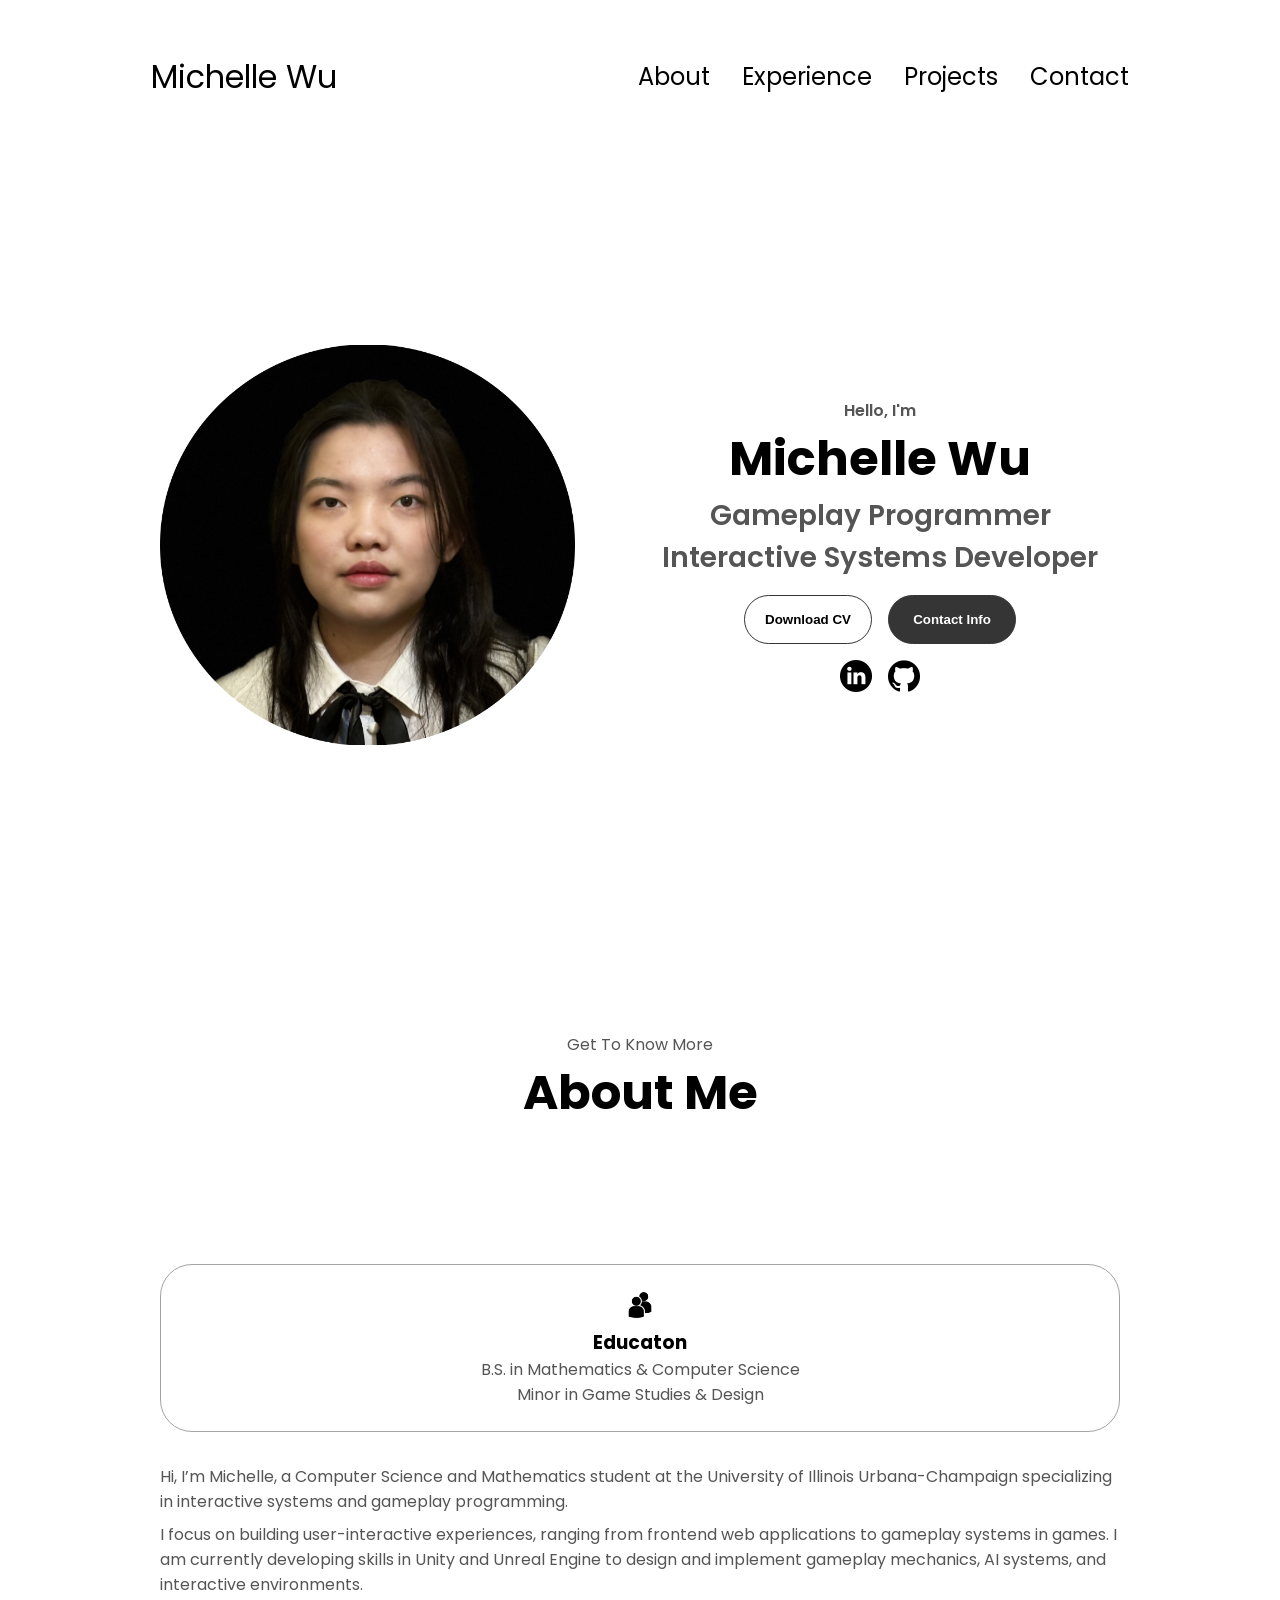
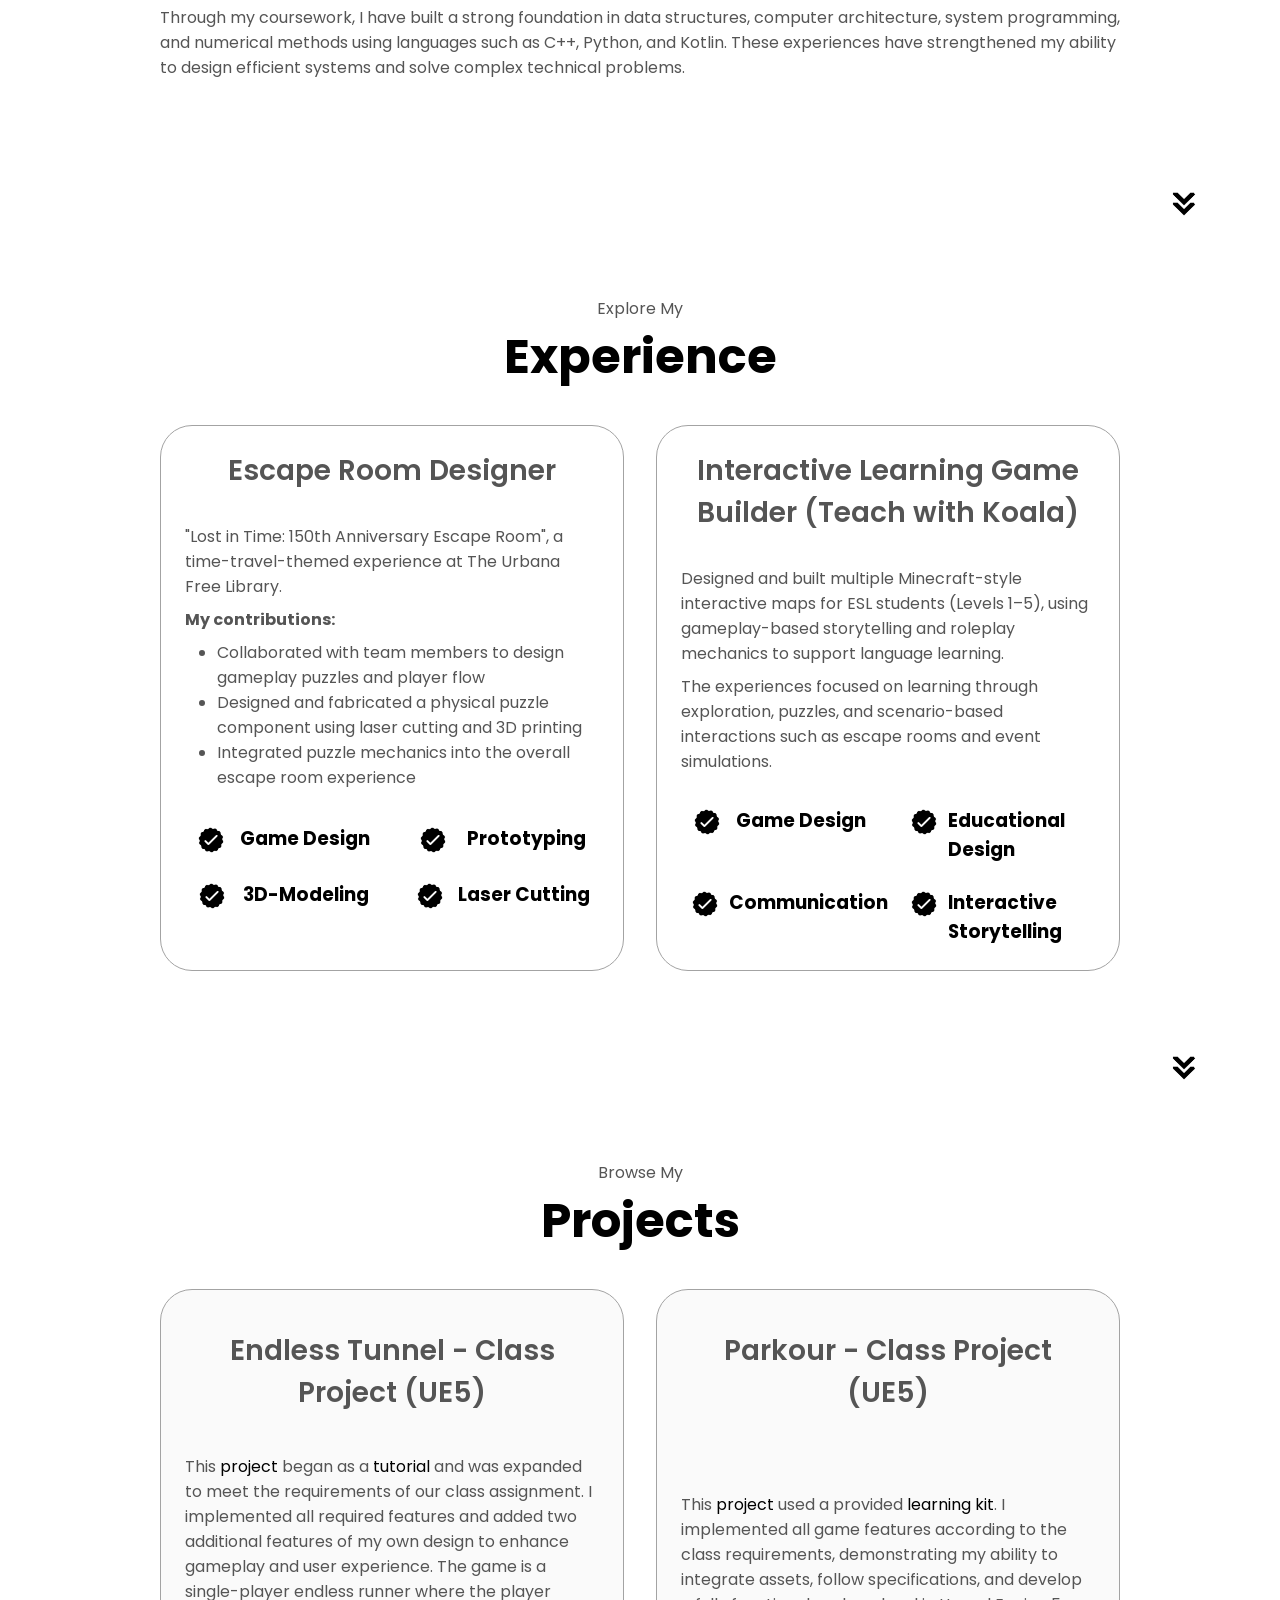
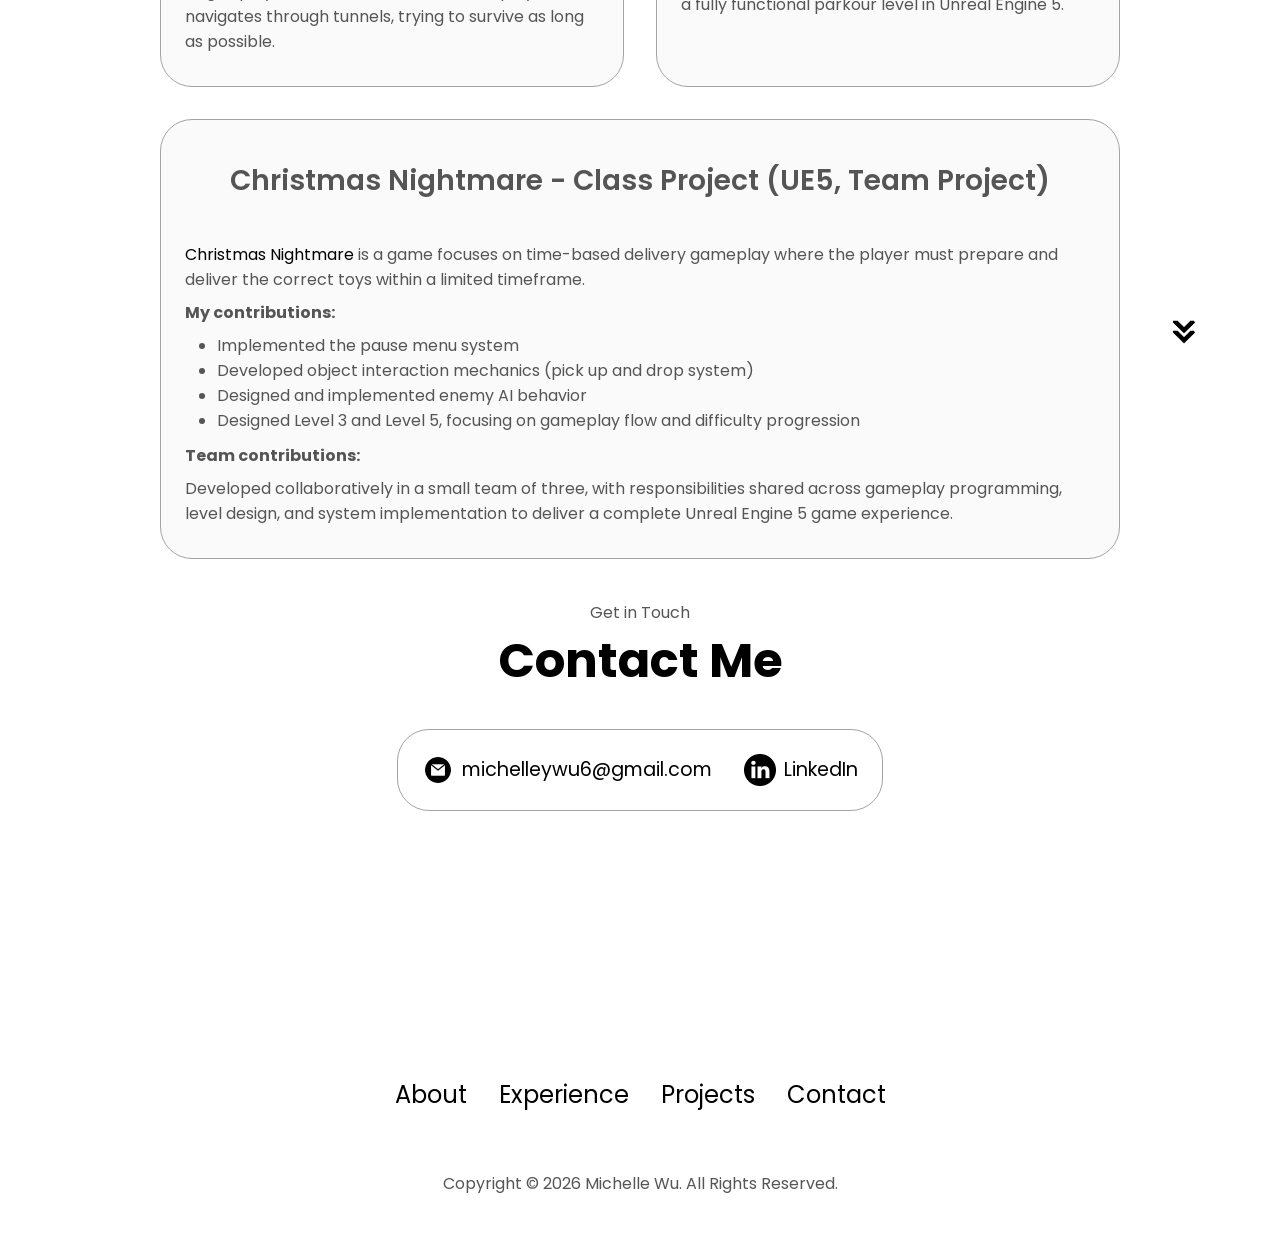
<file: index.html>
<!DOCTYPE html>
<html lang="en">
<head>
    <meta charset="UTF-8">
    <meta http-equiv="x-UA-Compatible" content="IE=edge" />
    <meta name="viewport" content="width=device-width, initial-scale=1.0">
    <title>My Portfolio</title>
    <link rel="stylesheet" href="style.css" />
    <link rel="stylesheet" href="mediaqueries.css" />
</head>
<body>
    <nav id="desktop-nav">
        <div class="logo"> Michelle Wu</div>
        <div>
            <ul class="nav-links">
                <li><a href="#about">About</a></li>
                <li><a href="#experience">Experience</a></li>
                <li><a href="#projects">Projects</a></li>
                <li><a href="#contact">Contact</a></li>
            </ul>
        </div>
    </nav>
    <nav id="hamburger-nav">
        <div class="logo"> Michelle Wu</div>
        <div class="hamburger-menu">
            <div class="hamburger-icon" onclick="toggleMenu()">
                <span></span>
                <span></span>
                <span></span>
            </div>
            <div class="menu-links">
                <li><a href="#about" onclick="toggleMenu()">About</a></li>
                <li><a href="#experience" onclick="toggleMenu()">Experience</a></li>
                <li><a href="#projects" onclick="toggleMenu()">Projects</a></li>
                <li><a href="#contacts" onclick="toggleMenu()">Contacts</a></li>
            </div>
        </div>
    </nav>
    <section id="profile">
        <div class="section__pic-container">
            <img src="./assets/profile-pic.png" alt="Michelle Wu profile picture">
        </div>
        <div class="section__text">
            <p class="section__text__p1">Hello, I'm</p>
            <h1 class="title">Michelle Wu</h1>
            <p class="section__text__p2">Gameplay Programmer Interactive Systems Developer</p>
            <div class="btn-container">
                <button 
                    class="btn btn-color-2" 
                    onclick="window.open('./assets/Resume.pdf')"
                >
                    Download CV
                </button>
                <button class="btn btn-color-1" onclick="location.href='./#contact'">
                    Contact Info
                </button>
            </div>
            <div id="socials-container">
                <img 
                    src="./assets/linkedin.png" 
                    alt="My LinkedIn profile"
                    class="icon" 
                    onclick="location.href='https://www.linkedin.com/in/michelleywu6/'"
                />
                <img 
                    src="./assets/github.png" 
                    alt="My GitHub profile"
                    class="icon" 
                    onclick="location.href='https://github.com/ywu245/'"
                />
            </div>
        </div>
    </section>
    <section id="about">
        <p class="section__text__p1">Get To Know More</p>
        <h1 class="title">About Me</h1>
        <div class="section-container">
            <div class="about-details-container">
                <div class="about-containers">
                    <div class="details-container">
                        <img 
                            src="./assets/education.png" 
                            alt="Education icon" 
                            class="icon"
                        />
                        <h3>Educaton</h3>
                        <p>B.S. in Mathematics & Computer Science <br>Minor in Game Studies & Design</p>
                    </div>
                </div>
                <div class="text-container">
                    <p>
                        Hi, I’m Michelle, a Computer Science and Mathematics student at the University 
                        of Illinois Urbana-Champaign specializing in interactive systems and gameplay programming.
                    </p><p>
                        I focus on building user-interactive experiences, ranging from frontend web 
                        applications to gameplay systems in games. I am currently developing skills 
                        in Unity and Unreal Engine to design and implement gameplay mechanics, AI systems, 
                        and interactive environments.
                    </p><p>
                        Through my coursework, I have built a strong foundation in data structures, 
                        computer architecture, system programming, and numerical methods using languages 
                        such as C++, Python, and Kotlin. These experiences have strengthened my ability 
                        to design efficient systems and solve complex technical problems.
                    </p>
                </div>
            </div>
        </div>
        <img src="./assets/arrow.png" alt="Arrow icon" class="icon arrow" onclick="location.href='./#experience'">
    </section>
    <section id="experience">
        <p class="section__text__p1">Explore My</p>
        <h1 class="title">Experience</h1>
        <div class="experience-details-container">
            <div class="about-containers">
                <div class="details-container">
                    <h2 class="experience-sub-title">Escape Room Designer</h2>
                    <div class="article-container">
                        <div class="text-container">
                            <p>
                                "Lost in Time: 150th Anniversary Escape Room", a time-travel-themed experience at The Urbana Free Library. 
                            </p>
                            <p>
                                <strong>My contributions:</strong>
                            </p>
                            <ul>
                                <li>Collaborated with team members to design gameplay puzzles and player flow</li>
                                <li>Designed and fabricated a physical puzzle component using laser cutting and 3D printing</li>
                                <li>Integrated puzzle mechanics into the overall escape room experience</li>
                            </ul>
                        </div>
                        <article>
                            <img 
                                src="./assets/checkmark.png" 
                                alt="Experience icon" class="icon"
                            />
                            <div>
                                <h3>Game Design</h3>
                            </div>
                        </article>
                        <article>
                            <img 
                                src="./assets/checkmark.png" 
                                alt="Experience icon" class="icon"
                            />
                            <div>
                                <h3>Prototyping</h3>
                            </div>
                        </article>
                        <article>
                            <img 
                                src="./assets/checkmark.png" 
                                alt="Experience icon" class="icon"
                            />
                            <div>
                                <h3>3D-Modeling</h3>
                            </div>
                        </article>
                        <article>
                            <img 
                                src="./assets/checkmark.png" 
                                alt="Experience icon" class="icon"
                            />
                            <div>
                                <h3>Laser Cutting</h3>
                            </div>
                        </article>
                    </div>
                </div>
                <div class="details-container">
                    <h2 class="experience-sub-title">Interactive Learning Game Builder (Teach with Koala)</h2>
                    <div class="article-container">
                        <div class="text-container">
                            <p>
                                Designed and built multiple Minecraft-style interactive maps for 
                                ESL students (Levels 1–5), using gameplay-based storytelling and 
                                roleplay mechanics to support language learning.  
                            </p>
                            <p>
                                The experiences focused on learning through exploration, puzzles, 
                                and scenario-based interactions such as escape rooms and event simulations.
                            </p>
                        </div>
                        <article>
                            <img 
                                src="./assets/checkmark.png" 
                                alt="Experience icon" class="icon"
                            />
                            <div>
                                <h3>Game Design</h3>
                            </div>
                        </article>
                        <article>
                            <img 
                                src="./assets/checkmark.png" 
                                alt="Experience icon" class="icon"
                            />
                            <div>
                                <h3>Educational Design</h3>
                            </div>
                        </article>
                        <article>
                            <img 
                                src="./assets/checkmark.png" 
                                alt="Experience icon" class="icon"
                            />
                            <div>
                                <h3>Communication</h3>
                            </div>
                        </article>
                        <article>
                            <img 
                                src="./assets/checkmark.png" 
                                alt="Experience icon" class="icon"
                            />
                            <div>
                                <h3>Interactive Storytelling</h3>
                            </div>
                        </article>
                    </div>
                </div>
            </div>
        </div>
        <img
            src="./assets/arrow.png"
            alt="Arrow icon"
            class="icon arrow"
            onclick="location.href='./#projects'"
        />
    </section>
    <section id="projects">
        <p class="section__text__p1">Browse My</p>
        <h1 class="title">Projects</h1>
        <div class="experience-details-container">
            <div class="about-containers">
                <div class="details-container color-container">
                    <div class="article-container">    
                        <h2 class="experience-sub-title project-title">Endless Tunnel - Class Project (UE5)</h2>
                        <div class="text-container">
                            <p>
                            This <a href="https://drive.google.com/drive/folders/11WcP48YxWkoeItJXOSMHZm3KKL-7U3MR?usp=drive_link">project</a> began as a 
                            <a href="https://www.kodeco.com/454-how-to-create-a-simple-game-in-unreal-engine-4" target="_blank">tutorial</a> 
                            and was expanded to meet the requirements of our class assignment. 
                            I implemented all required features and added two additional 
                            features of my own design to enhance gameplay and user experience. 
                            The game is a single-player endless runner where the player navigates 
                            through tunnels, trying to survive as long as possible.
                            </p>
                        </div>
                    </div>
                </div>
                <div class="details-container color-container">
                    <div class="article-container">
                        <h2 class="experience-sub-title project-title">Parkour - Class Project (UE5)</h2>
                        <div class="text-container">
                            <p>
                                This <a href="https://drive.google.com/drive/folders/12cErgQ-R3nktNru3jpEEGHjJGgYVJUTy?usp=drive_link">project</a> used a provided 
                                <a href="https://www.fab.com/listings/1a2b1d97-bc88-4c3f-98b8-22369b5c3170" target="_blank">learning kit</a>. 
                                I implemented all game features according to the class requirements, 
                                demonstrating my ability to integrate assets, follow specifications, 
                                and develop a fully functional parkour level in Unreal Engine 5.
                            </p>
                        </div>
                    </div>
                </div>
                <div class="details-container color-container">
                    <div class="article-container">
                        <h2 class="experience-sub-title project-title">Christmas Nightmare - Class Project (UE5, Team Project)</h2>
                        <div class="text-container">
                            <p>
                            <a href="https://drive.google.com/drive/folders/1f38BiahiqXPABA4PnAECbH46TfzLIQc_?usp=sharing">Christmas Nightmare</a> 
                            is a game focuses on time-based delivery gameplay where the player 
                            must prepare and deliver the correct toys within a limited timeframe. 
                        </p>
                        <p>
                            <strong>My contributions:</strong>
                        </p>
                        <ul>
                            <li>Implemented the pause menu system</li>
                            <li>Developed object interaction mechanics (pick up and drop system)</li>
                            <li>Designed and implemented enemy AI behavior</li>
                            <li>Designed Level 3 and Level 5, focusing on gameplay flow and difficulty progression</li>
                        </ul>
                        <p><strong>Team contributions:</strong></p> 
                        <p>
                            Developed collaboratively in a small team of three, with responsibilities 
                            shared across gameplay programming, level design, and system implementation 
                            to deliver a complete Unreal Engine 5 game experience.
                        </p>
                    </div>
                </div>
            </div>
        </div>
        <img
            src="./assets/arrow.png"
            alt="Arrow icon"
            class="icon arrow"
            onclick="location.href='./#contact'"
        />
    </section>
    <section id="contact">
        <p class="section__text__p1">Get in Touch</p>
        <h1 class="title">Contact Me</h1>
        <div class="contact-info-upper-container">
            <div class="contact-info-container">
                <img 
                    src="./assets/email.png" 
                    alt="Email icon" 
                    class="icon contact-icon"
                />
                <p><a href="mailto:michelleywu6@gmail.com">michelleywu6@gmail.com</a></p>
            </div>
            <div class="contact-info-container">
                <img 
                    src="./assets/linkedin.png" 
                    alt="LinkedIn icon"
                    class="icon contact-icon"
                />
                <p><a href="https://www.linkedin.com/in/michelleywu6/">LinkedIn</a></p>
            </div>
        </div>
    </section>
    <footer>
        <nav>
            <div class="nav-links-container">
                <ul class="nav-links">
                    <li><a href="#about">About</a></li>
                    <li><a href="#experience">Experience</a></li>
                    <li><a href="#projects">Projects</a></li>
                    <li><a href="#contact">Contact</a></li>
                </ul>
            </div>
        </nav>
        <p>Copyright  &#169; 2026 Michelle Wu. All Rights Reserved.</p>
    </footer>
    <script src="script.js"></script>
</body>
</html>
</file>
<file: style.css>
/* GENERAL */

@import url("https://fonts.googleapis.com/css2?family=Poppins:wght@300;400;500;600&display=swap");

* {
  margin: 0;
  padding: 0;
}

body {
  font-family: "Poppins", sans-serif;
}

html {
  scroll-behavior: smooth;
}

p {
  color: rgb(85, 85, 85);
}

/* TRANSITION */

a,
.btn {
  transition: all 300ms ease;
}

/* DESKTOP NAV */

nav,
.nav-links {
  display: flex;
}

nav {
  justify-content: space-around;
  align-items: center;
  height: 17vh;
}

.nav-links {
  gap: 2rem;
  list-style: none;
  font-size: 1.5rem;
}

a {
  color: black;
  text-decoration: none;
  text-decoration-color: white;
}

a:hover {
  color: grey;
  text-decoration: underline;
  text-underline-offset: 1rem;
  text-decoration-color: rgb(181, 181, 181);
}

.logo {
  font-size: 2rem;
}

.logo:hover {
  cursor: default;
}

/* HAMBURGER MENU */

#hamburger-nav {
  display: none;
}

.hamburger-menu {
  position: relative;
  display: inline-block;
}

.hamburger-icon {
  display: flex;
  flex-direction: column;
  justify-content: space-between;
  height: 24px;
  width: 30px;
  cursor: pointer;
}

.hamburger-icon span {
  width: 100%;
  height: 2px;
  background-color: black;
  transition: all 0.3 ease-in-out;
}

.menu-links {
  position: absolute;
  top: 100%;
  right: 0;
  background-color: white;
  width: fit-content;
  max-height: 0;
  overflow: hidden;
  transition: all 0.3 ease-in-out;
}

.menu-links a {
  display: block;
  padding: 10px;
  text-align: center;
  font-size: 1.5rem;
  color: black;
  text-decoration: none;
  transition: all 0.3 ease-in-out;
}

.menu-links li {
  list-style: none;
}

.menu-links.open {
  max-height: 300px;
}

.hamburger-icon.open span:first-child {
  transform: rotate(45deg) translate(10px, 5px);
}

.hamburger-icon.open span:nth-child(2) {
  opacity: 0;
}

.hamburger-icon.open span:last-child {
  transform: rotate(-45deg) translate(10px, -5px);
}

.hamburger-icon span:first-child {
  transform: none;
}

.hamburger-icon span:first-child {
  opacity: 1;
}

.hamburger-icon span:first-child {
  transform: none;
}

/* SECTIONS */

section {
  padding-top: 4vh;
  height: 96vh;
  margin: 0 10rem;
  box-sizing: border-box;
  min-height: fit-content;
}

.section-container {
  display: flex;
}

/* PROFILE SECTION */

#profile {
  display: flex;
  justify-content: center;
  gap: 5rem;
  height: 80vh;
}

.section__pic-container {
  display: flex;
  height: 400px;
  width: 400px;
  margin: auto 0;
}

.section__text {
  align-self: center;
  text-align: center;
}

.section__text p {
  font-weight: 600;
}

.section__text__p1 {
  text-align: center;
}

.section__text__p2 {
  font-size: 1.75rem;
  margin-bottom: 1rem;
}

.title {
  font-size: 3rem;
  text-align: center;
}

#socials-container {
  display: flex;
  justify-content: center;
  margin-top: 1rem;
  gap: 1rem;
}

/* ICONS */

.icon {
  cursor: pointer;
  height: 2rem;
}

/* BUTTONS */

.btn-container {
  display: flex;
  justify-content: center;
  gap: 1rem;
}

.btn {
  font-weight: 600;
  transition: all 300ms ease;
  padding: 1rem;
  width: 8rem;
  border-radius: 2rem;
}

.btn-color-1,
.btn-color-2 {
  border: rgb(53, 53, 53) 0.1rem solid;
}

.btn-color-1:hover,
.btn-color-2:hover {
  cursor: pointer;
}

.btn-color-1,
.btn-color-2:hover {
  background: rgb(53, 53, 53);
  color: white;
}

.btn-color-1:hover {
  background: rgb(0, 0, 0);
}

.btn-color-2 {
  background: none;
}

.btn-color-2:hover {
  border: rgb(255, 255, 255) 0.1rem solid;
}

.btn-container {
  gap: 1rem;
}

/* ABOUT SECTION */

#about {
  position: relative;
}

.about-containers {
  gap: 2rem;
  margin-bottom: 2rem;
  margin-top: 2rem;
}

.about-details-container {
  justify-content: center;
  flex-direction: column;
}

.about-containers,
.about-details-container {
  display: flex;
  /* grid-template-columns: repeat(auto-fit, minmax(320px, 1fr)); */
}

.about-pic {
  border-radius: 2rem;
}

.arrow {
  position: absolute;
  right: -5rem;
  bottom: 2.5rem;
}

.details-container {
  padding: 1.5rem;
  flex: 1;
  background: white;
  border-radius: 2rem;
  border: rgb(53, 53, 53) 0.1rem solid;
  border-color: rgb(163, 163, 163);
  text-align: center;
}

.section-container {
  gap: 4rem;
  height: 80%;
}

.section__pic-container {
  height: 400px;
  width: 400px;
  margin: auto 0;
}

.text-container p {
    margin-bottom: 8px;
}

.text-container ul {
    list-style: disc;
    margin-left: 2rem;
    text-align: left;
    color: rgb(85, 85, 85);
    margin-top: 6px;
    margin-bottom: 10px;
}

/* EXPERIENCE SECTION */

#experience {
  position: relative;
}

.experience-sub-title {
  color: rgb(85, 85, 85);
  font-weight: 600;
  font-size: 1.75rem;
  margin-bottom: 2rem;
}

.experience-details-container {
  display: flex;
  justify-content: center;
  flex-direction: column;
}

.article-container {
  display: flex;
  text-align: initial;
  flex-wrap: wrap;
  flex-direction: row;
  gap: 1.5rem;
  justify-content: space-around;
}

article {
  display: flex;
  width: 10rem;
  justify-content: space-around;
  gap: 0.5rem;
  width: 180px;
}

article .icon {
  cursor: default;
}

/* PROJECTS SECTION */

#projects {
  position: relative;
}

.color-container {
  border-color: rgb(163, 163, 163);
  background: rgb(250, 250, 250);
  display:grid;
  grid-template-columns: repeat(auto-fit, minmax(300px, 1fr));
  gap: 1rem;
}

.project-img {
  border-radius: 2rem;
  width: 90%;
  height: 90%;
}

.project-vid {
  border-radius: 2rem;
  width: 90%;
  height: 90%;
}

.project-title {
  margin: 1rem;
  text-align: center;
}

.project-btn {
  color: black;
  border-color: rgb(163, 163, 163);
}

/* CONTACT */

#contact {
  display: flex;
  justify-content: center;
  flex-direction: column;
  height: 70vh;
}

.contact-info-upper-container {
  display: flex;
  justify-content: center;
  border-radius: 2rem;
  border: rgb(53, 53, 53) 0.1rem solid;
  border-color: rgb(163, 163, 163);
  background: (250, 250, 250);
  margin: 2rem auto;
  padding: 0.5rem;
}

.contact-info-container {
  display: flex;
  align-items: center;
  justify-content: center;
  gap: 0.5rem;
  margin: 1rem;
}

.contact-info-container p {
  font-size: larger;
}

.contact-icon {
  cursor: default;
}

.email-icon {
  height: 2.5rem;
}

/* FOOTER SECTION */

footer {
  height: 26vh;
  margin: 0 1rem;
}

footer p {
  text-align: center;
}
</file>
<file: mediaqueries.css>
@media screen and (max-width: 1400px) {
    #profile {
        height: 83vh;
        margin-bottom: 6rem;
    }
    .about-containers {
        flex-wrap: wrap;
    }
}
@media screen and (max-width: 1200px) {
    #desktop-nav {
        display: none;
    }
    #hamburger-nav {
        display: flex;
    }
    #experience,
    .experience-details-container {
        margin-top: 2rem;
    }
    #profile, 
    .section-container {
        display: block;
    }
    .arrow {
        display: none;
    }
    section,
    .section-container {
        height: fit-content;
    }
    section {
        margin: 0 5%;
    }
    .section__pic-container {
        width: 275px;
        height: 275px;
        margin: 0 auto 2rem;
    }
    .about-containers {
        margin-top: 0;
    }
}

@media screen and (max-width: 600px) {
    #contact,
    footer {
        height: 40vh;
    }
    #profile {
        height: 83vh;
        margin-bottom: 0;
    }
    article {
        font-size: 1rem;
    }
    footer nav {
        height: fit-content;
        margin-bottom: 2rem;
    }
    .about-containers,
    .contact-info-container,
    .btn-container {
        flex-wrap: wrap;
    }
    .contact-info-container {
        margin: 0;
    }
    .contact-info-container p, 
    .nav-links li a {
        font-size: 1rem;
    }
    .experience-sub-title {
        font-size: 1.25rem;
    }
    .logo {
        font-size: 1.5rem;
    }
    .nav-links {
        flex-direction: column;
        gap: 0.5rem;
        text-align: center;
    }
    .section__pic-container {
        width: auto;
        height: 46vw;
        justify-content: center;
    }
    .section__text__p2 {
        font-size: 1.25rem;
    }
    .title {
        font-size: 2rem;
    }
    .text-container {
        text-align: justify;
    }
}
</file>
